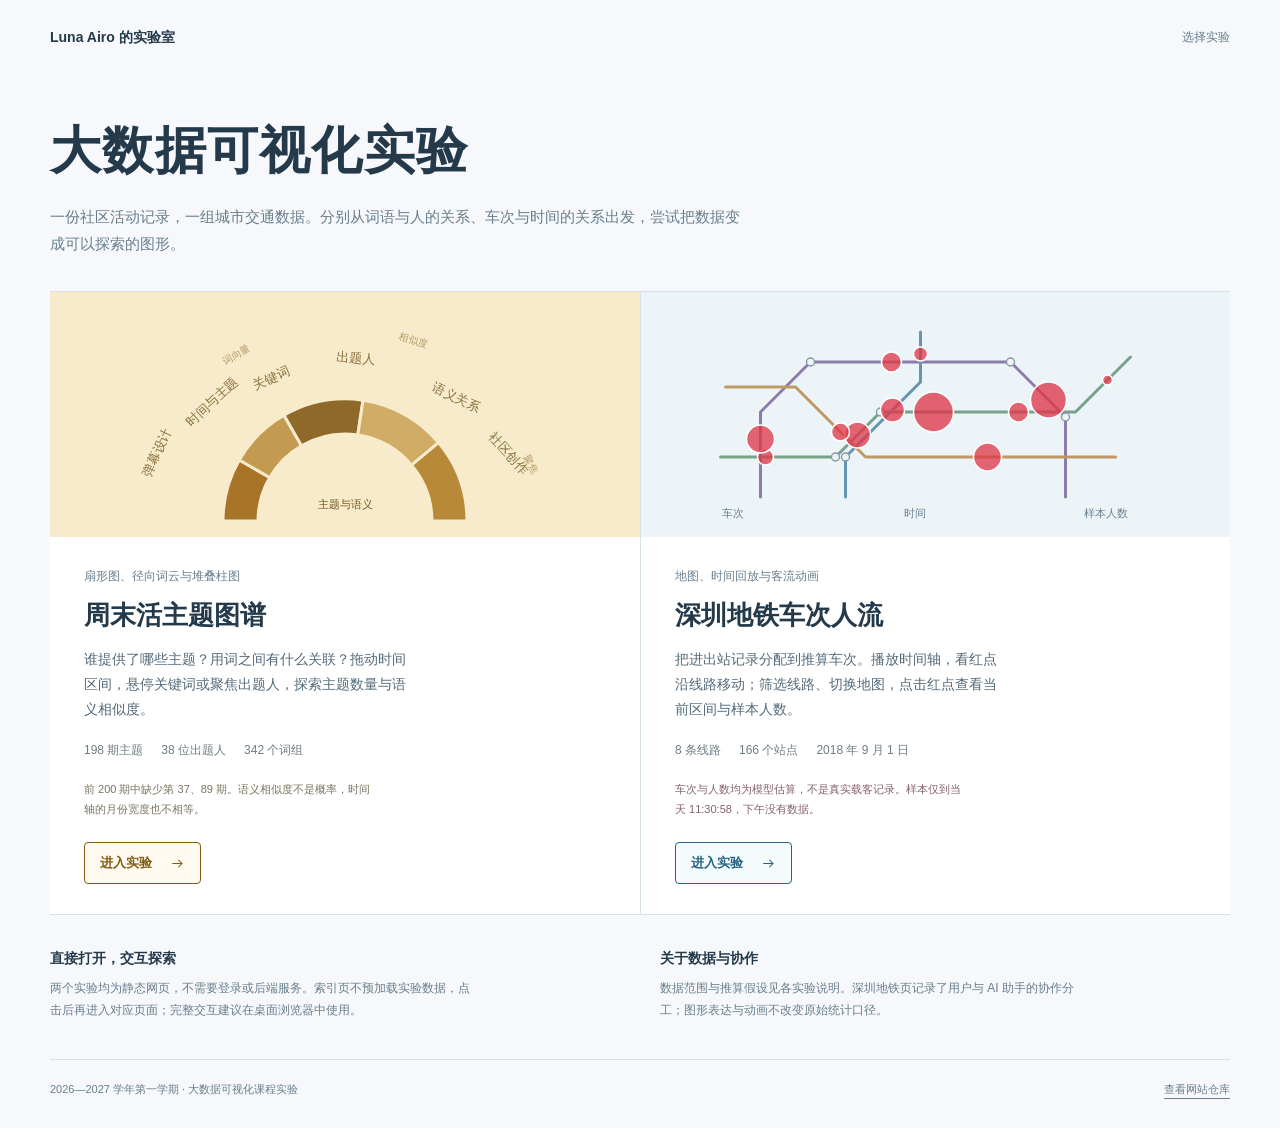
<file: index.html>
<!doctype html>
<html lang="zh-CN">
<head>
  <meta charset="utf-8">
  <meta name="viewport" content="width=device-width, initial-scale=1">
  <meta name="description" content="大数据可视化实验：周末活主题与语义关系、深圳地铁估算车次人流回放。">
  <title>大数据可视化实验</title>
  <style>
    :root{color-scheme:light;--ink:#243a4b;--muted:#687e8d;--paper:#f6f8fb;--gold:#ab7c25;--blue:#266482;--red:#df3648}
    *{box-sizing:border-box}body{margin:0;background:var(--paper);color:var(--ink);font:15px/1.8 "Microsoft YaHei UI","PingFang SC",sans-serif}a{color:inherit;text-underline-offset:5px}a:focus-visible{outline:3px solid #3986b1;outline-offset:6px;border-radius:2px}.shell{width:min(1180px,calc(100% - 64px));margin:auto}.top{display:flex;justify-content:space-between;align-items:center;padding:25px 0;color:var(--muted);font-size:12px}.top a{text-decoration:none}.top a:hover{text-decoration:underline}.site-name{font-weight:650;color:var(--ink);font-size:14px}.intro{padding:42px 0 34px}.intro h1{font-size:clamp(30px,4.6vw,51px);font-weight:600;line-height:1.35;letter-spacing:.025em;margin:0 0 17px}.intro p{margin:0;color:var(--muted);max-width:690px;font-size:15px}.experiments{display:grid;grid-template-columns:1fr 1fr;border-top:1px solid #d7e1e8;border-bottom:1px solid #d7e1e8;background:white}.experiment{min-width:0;display:flex;flex-direction:column}.experiment+.experiment{border-left:1px solid #d7e1e8}.preview{height:245px;overflow:hidden;margin:0;display:grid;place-items:center}.preview svg{width:100%;height:100%;display:block}.weekend .preview{background:#f7ebcb}.metro .preview{background:#edf4f8}.content{padding:29px 34px 30px;display:flex;flex-direction:column;flex:1}.medium{margin:0 0 8px;color:var(--muted);font-size:12px}.content h2{margin:0 0 12px;font-size:26px;font-weight:600;line-height:1.5}.content h2 a{text-decoration:none}.content h2 a:hover{text-decoration:underline}.description{margin:0 0 18px;max-width:43ch;color:#536a79;font-size:14px}.facts{display:flex;flex-wrap:wrap;gap:8px 18px;margin:0 0 18px;font-size:12px;color:#6e7d85}.facts span{white-space:nowrap}.notice{font-size:11px;line-height:1.8;color:#7b745f;margin:0 0 23px;max-width:47ch}.metro .notice{color:#86616b}.open{align-self:flex-start;display:inline-flex;align-items:center;gap:18px;text-decoration:none;border:1px solid currentColor;border-radius:4px;padding:8px 15px;font-size:13px;font-weight:600;margin-top:auto}.weekend .open{color:#825b15;background:#fffaf0}.metro .open{color:var(--blue);background:#f5fafc}.open:hover{background:#f0f3f6}.open svg{width:15px;height:15px}.use{display:grid;grid-template-columns:1fr 1fr;gap:40px;padding:31px 0 38px}.use h2{margin:0 0 7px;font-size:14px;font-weight:600}.use p{margin:0;color:var(--muted);font-size:12px;max-width:63ch}.footer{display:flex;justify-content:space-between;align-items:center;gap:18px;border-top:1px solid #d7e1e8;padding:20px 0 28px;font-size:11px;color:var(--muted)}.footer a{white-space:nowrap}.skip{position:absolute;left:16px;top:-100px;background:white;padding:8px 14px;z-index:10}.skip:focus{top:10px}
    @media(min-width:1500px){.intro{padding-top:60px}.preview{height:280px}}
    @media(max-width:760px){.shell{width:calc(100% - 32px)}.top{padding:19px 0;font-size:11px;gap:14px}.intro{padding:28px 0}.intro p{font-size:13px}.experiments{grid-template-columns:1fr}.experiment+.experiment{border-left:0;border-top:1px solid #d7e1e8}.preview{height:210px}.content{padding:25px}.content h2{font-size:23px}.description{max-width:none}.use{grid-template-columns:1fr;gap:23px;padding:27px 0}.footer{align-items:flex-start;font-size:10px}}
    @media(prefers-reduced-motion:reduce){*{scroll-behavior:auto}}
  </style>
</head>
<body>
  <a class="skip" href="#experiments">跳到实验</a>
  <div class="shell">
    <nav class="top" aria-label="站点导航"><span class="site-name">Luna Airo 的实验室</span><a href="#experiments">选择实验</a></nav>
    <header class="intro"><h1>大数据可视化实验</h1><p>一份社区活动记录，一组城市交通数据。分别从词语与人的关系、车次与时间的关系出发，尝试把数据变成可以探索的图形。</p></header>
    <main>
      <section class="experiments" id="experiments" aria-label="两个可视化实验">
        <article class="experiment weekend" aria-labelledby="weekend-title">
          <figure class="preview" aria-label="扇形图与径向词云的图形示意">
            <svg viewBox="0 0 560 245" aria-hidden="true" focusable="false">
              <g transform="translate(280 229)" stroke="#f7ebcb" stroke-width="3">
                <path d="M-122 0A122 122 0 0 1-105.7-61L-75.3-43.5A87 87 0 0 0-87 0Z" fill="#a77428"/>
                <path d="M-105.7-61A122 122 0 0 1-61-105.7L-43.5-75.3A87 87 0 0 0-75.3-43.5Z" fill="#c39a50"/>
                <path d="M-61-105.7A122 122 0 0 1 18-120.7L12.8-86.1A87 87 0 0 0-43.5-75.3Z" fill="#8f6929"/>
                <path d="M18-120.7A122 122 0 0 1 93.5-78.4L66.6-55.9A87 87 0 0 0 12.8-86.1Z" fill="#d1ac66"/>
                <path d="M93.5-78.4A122 122 0 0 1 122 0L87 0A87 87 0 0 0 66.6-55.9Z" fill="#b88938"/>
              </g>
              <g fill="#886f3b" font-family="Microsoft YaHei UI,sans-serif" font-size="13">
                <text x="85" y="186" transform="rotate(-65 85 186)">弹幕设计</text><text x="126" y="135" transform="rotate(-43 126 135)">时间与主题</text>
                <text x="190" y="98" transform="rotate(-24 190 98)">关键词</text><text x="271" y="69" transform="rotate(4 271 69)">出题人</text>
                <text x="366" y="98" transform="rotate(26 366 98)">语义关系</text><text x="423" y="145" transform="rotate(48 423 145)">社区创作</text>
              </g>
              <g fill="#b49a63" font-family="Microsoft YaHei UI,sans-serif" font-size="10"><text x="160" y="73" transform="rotate(-30 160 73)">词向量</text><text x="333" y="47" transform="rotate(17 333 47)">相似度</text><text x="458" y="165" transform="rotate(62 458 165)">聚焦</text></g>
              <text x="280" y="216" text-anchor="middle" fill="#735623" font-family="Microsoft YaHei UI,sans-serif" font-size="11">主题与语义</text>
            </svg>
          </figure>
          <div class="content">
            <p class="medium">扇形图、径向词云与堆叠柱图</p>
            <h2 id="weekend-title"><a href="./experiment/weekend_visualization/index.html">周末活主题图谱</a></h2>
            <p class="description">谁提供了哪些主题？用词之间有什么关联？拖动时间区间，悬停关键词或聚焦出题人，探索主题数量与语义相似度。</p>
            <p class="facts"><span>198 期主题</span><span>38 位出题人</span><span>342 个词组</span></p>
            <p class="notice">前 200 期中缺少第 37、89 期。语义相似度不是概率，时间轴的月份宽度也不相等。</p>
            <a class="open" href="./experiment/weekend_visualization/index.html" aria-label="进入周末活主题图谱">进入实验<svg viewBox="0 0 20 20" fill="none" stroke="currentColor" stroke-width="1.4" aria-hidden="true"><path d="M3 10h13m-5-5 5 5-5 5"/></svg></a>
          </div>
        </article>
        <article class="experiment metro" aria-labelledby="metro-title">
          <figure class="preview" aria-label="地铁线路与大小不同的人流红点的图形示意">
            <svg viewBox="0 0 560 245" fill="none" aria-hidden="true" focusable="false">
              <g stroke-width="3" stroke-linecap="round" stroke-linejoin="round"><path d="M65 165H180L225 120H420L475 65" stroke="#79a28b"/><path d="M105 205V120L155 70H355L410 125V205" stroke="#8b7ca9"/><path d="M190 205V165L265 90V40" stroke="#6795b0"/><path d="M70 95H140L210 165H460" stroke="#bf9a64"/></g>
              <g fill="#edf4f8" stroke="#8599a7" stroke-width="1.4"><circle cx="180" cy="165" r="4"/><circle cx="225" cy="120" r="4"/><circle cx="410" cy="125" r="4"/><circle cx="190" cy="165" r="4"/><circle cx="155" cy="70" r="4"/><circle cx="355" cy="70" r="4"/></g>
              <g fill="#df3648" fill-opacity=".77" stroke="#fff" stroke-width="1.5"><circle cx="110" cy="165" r="8"/><circle cx="202" cy="143" r="13"/><circle cx="278" cy="120" r="20"/><circle cx="363" cy="120" r="10"/><circle cx="452" cy="88" r="5"/><circle cx="105" cy="147" r="14"/><circle cx="236" cy="70" r="10"/><circle cx="393" cy="108" r="18"/><circle cx="265" cy="62" r="7"/><circle cx="237" cy="118" r="12"/><circle cx="185" cy="140" r="9"/><circle cx="332" cy="165" r="14"/></g>
              <g fill="#697f8e" stroke="none" font-family="Microsoft YaHei UI,sans-serif" font-size="11"><text x="66" y="225">车次</text><text x="248" y="225">时间</text><text x="428" y="225">样本人数</text></g>
            </svg>
          </figure>
          <div class="content">
            <p class="medium">地图、时间回放与客流动画</p>
            <h2 id="metro-title"><a href="./experiment/shenzhen_metro_visualization/index.html">深圳地铁车次人流</a></h2>
            <p class="description">把进出站记录分配到推算车次。播放时间轴，看红点沿线路移动；筛选线路、切换地图，点击红点查看当前区间与样本人数。</p>
            <p class="facts"><span>8 条线路</span><span>166 个站点</span><span>2018 年 9 月 1 日</span></p>
            <p class="notice">车次与人数均为模型估算，不是真实载客记录。样本仅到当天 11:30:58，下午没有数据。</p>
            <a class="open" href="./experiment/shenzhen_metro_visualization/index.html" aria-label="进入深圳地铁车次人流">进入实验<svg viewBox="0 0 20 20" fill="none" stroke="currentColor" stroke-width="1.4" aria-hidden="true"><path d="M3 10h13m-5-5 5 5-5 5"/></svg></a>
          </div>
        </article>
      </section>
      <section class="use" aria-label="浏览说明">
        <div><h2>直接打开，交互探索</h2><p>两个实验均为静态网页，不需要登录或后端服务。索引页不预加载实验数据，点击后再进入对应页面；完整交互建议在桌面浏览器中使用。</p></div>
        <div><h2>关于数据与协作</h2><p>数据范围与推算假设见各实验说明。深圳地铁页记录了用户与 AI 助手的协作分工；图形表达与动画不改变原始统计口径。</p></div>
      </section>
    </main>
    <footer class="footer"><span>2026—2027 学年第一学期 · 大数据可视化课程实验</span><a href="https://github.com/lunaairo271-jpg/lunaairo271-jpg.github.io" target="_blank" rel="noopener noreferrer">查看网站仓库</a></footer>
  </div>
</body>
</html>
</file>
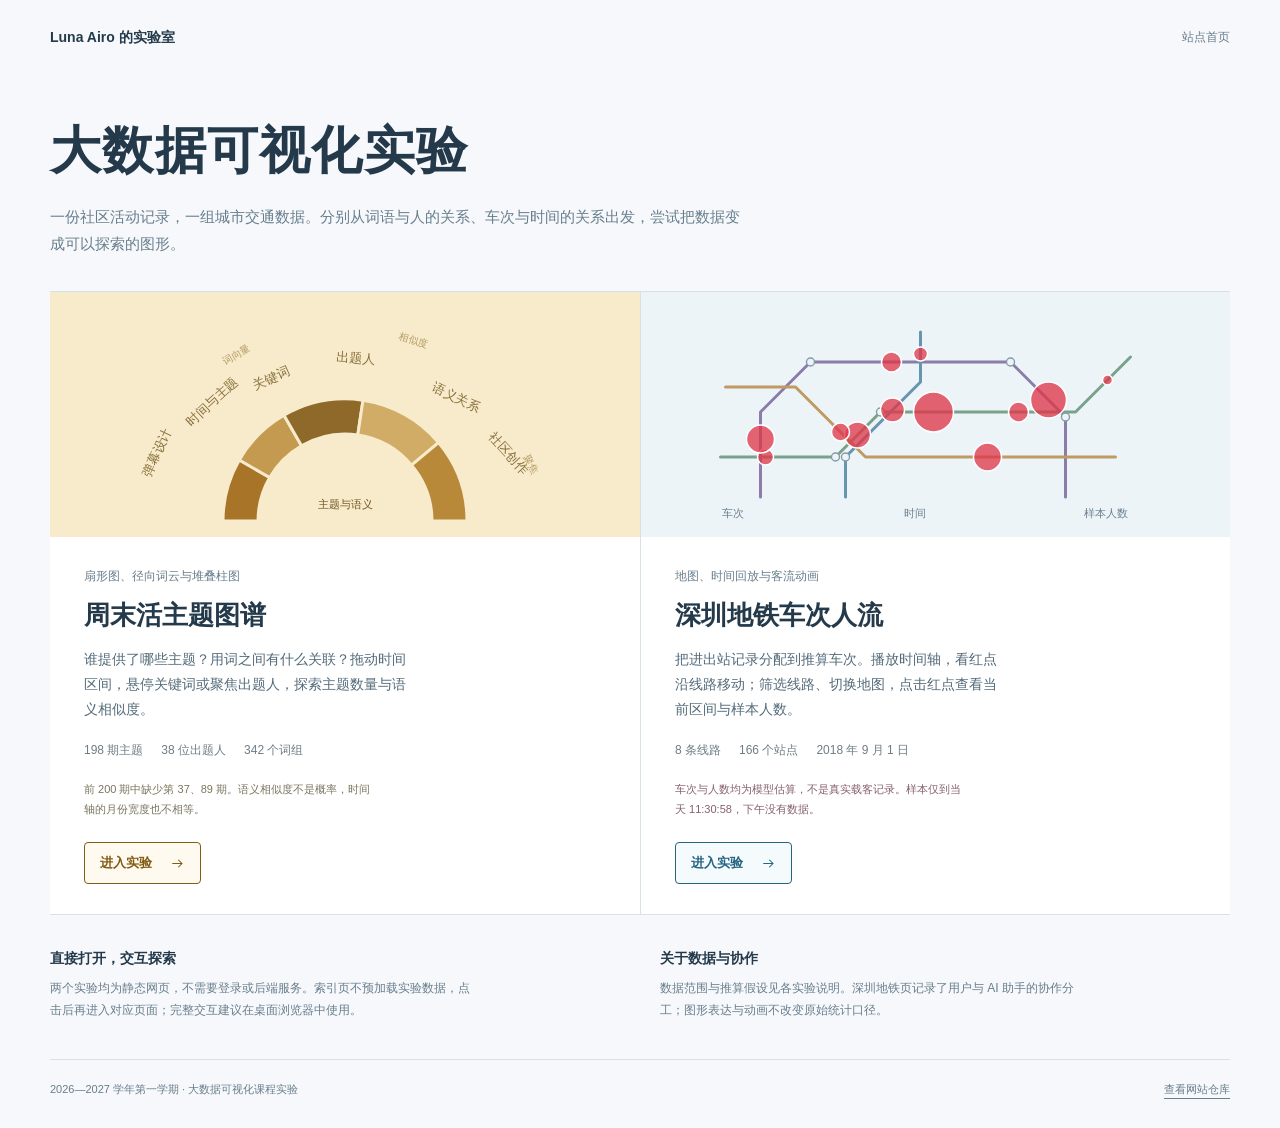
<file: experiment/index.html>
<!doctype html>
<html lang="zh-CN">
<head>
  <meta charset="utf-8">
  <meta name="viewport" content="width=device-width, initial-scale=1">
  <meta name="description" content="大数据可视化实验：周末活主题与语义关系、深圳地铁估算车次人流回放。">
  <title>大数据可视化实验</title>
  <style>
    :root{color-scheme:light;--ink:#243a4b;--muted:#687e8d;--paper:#f6f8fb;--gold:#ab7c25;--blue:#266482;--red:#df3648}
    *{box-sizing:border-box}body{margin:0;background:var(--paper);color:var(--ink);font:15px/1.8 "Microsoft YaHei UI","PingFang SC",sans-serif}a{color:inherit;text-underline-offset:5px}a:focus-visible{outline:3px solid #3986b1;outline-offset:6px;border-radius:2px}.shell{width:min(1180px,calc(100% - 64px));margin:auto}.top{display:flex;justify-content:space-between;align-items:center;padding:25px 0;color:var(--muted);font-size:12px}.top a{text-decoration:none}.top a:hover{text-decoration:underline}.site-name{font-weight:650;color:var(--ink);font-size:14px}.intro{padding:42px 0 34px}.intro h1{font-size:clamp(30px,4.6vw,51px);font-weight:600;line-height:1.35;letter-spacing:.025em;margin:0 0 17px}.intro p{margin:0;color:var(--muted);max-width:690px;font-size:15px}.experiments{display:grid;grid-template-columns:1fr 1fr;border-top:1px solid #d7e1e8;border-bottom:1px solid #d7e1e8;background:white}.experiment{min-width:0;display:flex;flex-direction:column}.experiment+.experiment{border-left:1px solid #d7e1e8}.preview{height:245px;overflow:hidden;margin:0;display:grid;place-items:center}.preview svg{width:100%;height:100%;display:block}.weekend .preview{background:#f7ebcb}.metro .preview{background:#edf4f8}.content{padding:29px 34px 30px;display:flex;flex-direction:column;flex:1}.medium{margin:0 0 8px;color:var(--muted);font-size:12px}.content h2{margin:0 0 12px;font-size:26px;font-weight:600;line-height:1.5}.content h2 a{text-decoration:none}.content h2 a:hover{text-decoration:underline}.description{margin:0 0 18px;max-width:43ch;color:#536a79;font-size:14px}.facts{display:flex;flex-wrap:wrap;gap:8px 18px;margin:0 0 18px;font-size:12px;color:#6e7d85}.facts span{white-space:nowrap}.notice{font-size:11px;line-height:1.8;color:#7b745f;margin:0 0 23px;max-width:47ch}.metro .notice{color:#86616b}.open{align-self:flex-start;display:inline-flex;align-items:center;gap:18px;text-decoration:none;border:1px solid currentColor;border-radius:4px;padding:8px 15px;font-size:13px;font-weight:600;margin-top:auto}.weekend .open{color:#825b15;background:#fffaf0}.metro .open{color:var(--blue);background:#f5fafc}.open:hover{background:#f0f3f6}.open svg{width:15px;height:15px}.use{display:grid;grid-template-columns:1fr 1fr;gap:40px;padding:31px 0 38px}.use h2{margin:0 0 7px;font-size:14px;font-weight:600}.use p{margin:0;color:var(--muted);font-size:12px;max-width:63ch}.footer{display:flex;justify-content:space-between;align-items:center;gap:18px;border-top:1px solid #d7e1e8;padding:20px 0 28px;font-size:11px;color:var(--muted)}.footer a{white-space:nowrap}.skip{position:absolute;left:16px;top:-100px;background:white;padding:8px 14px;z-index:10}.skip:focus{top:10px}
    @media(min-width:1500px){.intro{padding-top:60px}.preview{height:280px}}
    @media(max-width:760px){.shell{width:calc(100% - 32px)}.top{padding:19px 0;font-size:11px;gap:14px}.intro{padding:28px 0}.intro p{font-size:13px}.experiments{grid-template-columns:1fr}.experiment+.experiment{border-left:0;border-top:1px solid #d7e1e8}.preview{height:210px}.content{padding:25px}.content h2{font-size:23px}.description{max-width:none}.use{grid-template-columns:1fr;gap:23px;padding:27px 0}.footer{align-items:flex-start;font-size:10px}}
    @media(prefers-reduced-motion:reduce){*{scroll-behavior:auto}}
  </style>
</head>
<body>
  <a class="skip" href="#experiments">跳到实验</a>
  <div class="shell">
    <nav class="top" aria-label="站点导航"><span class="site-name">Luna Airo 的实验室</span><a href="https://lunaairo271-jpg.github.io/">站点首页</a></nav>
    <header class="intro"><h1>大数据可视化实验</h1><p>一份社区活动记录，一组城市交通数据。分别从词语与人的关系、车次与时间的关系出发，尝试把数据变成可以探索的图形。</p></header>
    <main>
      <section class="experiments" id="experiments" aria-label="两个可视化实验">
        <article class="experiment weekend" aria-labelledby="weekend-title">
          <figure class="preview" aria-label="扇形图与径向词云的图形示意">
            <svg viewBox="0 0 560 245" aria-hidden="true" focusable="false">
              <g transform="translate(280 229)" stroke="#f7ebcb" stroke-width="3">
                <path d="M-122 0A122 122 0 0 1-105.7-61L-75.3-43.5A87 87 0 0 0-87 0Z" fill="#a77428"/>
                <path d="M-105.7-61A122 122 0 0 1-61-105.7L-43.5-75.3A87 87 0 0 0-75.3-43.5Z" fill="#c39a50"/>
                <path d="M-61-105.7A122 122 0 0 1 18-120.7L12.8-86.1A87 87 0 0 0-43.5-75.3Z" fill="#8f6929"/>
                <path d="M18-120.7A122 122 0 0 1 93.5-78.4L66.6-55.9A87 87 0 0 0 12.8-86.1Z" fill="#d1ac66"/>
                <path d="M93.5-78.4A122 122 0 0 1 122 0L87 0A87 87 0 0 0 66.6-55.9Z" fill="#b88938"/>
              </g>
              <g fill="#886f3b" font-family="Microsoft YaHei UI,sans-serif" font-size="13">
                <text x="85" y="186" transform="rotate(-65 85 186)">弹幕设计</text><text x="126" y="135" transform="rotate(-43 126 135)">时间与主题</text>
                <text x="190" y="98" transform="rotate(-24 190 98)">关键词</text><text x="271" y="69" transform="rotate(4 271 69)">出题人</text>
                <text x="366" y="98" transform="rotate(26 366 98)">语义关系</text><text x="423" y="145" transform="rotate(48 423 145)">社区创作</text>
              </g>
              <g fill="#b49a63" font-family="Microsoft YaHei UI,sans-serif" font-size="10"><text x="160" y="73" transform="rotate(-30 160 73)">词向量</text><text x="333" y="47" transform="rotate(17 333 47)">相似度</text><text x="458" y="165" transform="rotate(62 458 165)">聚焦</text></g>
              <text x="280" y="216" text-anchor="middle" fill="#735623" font-family="Microsoft YaHei UI,sans-serif" font-size="11">主题与语义</text>
            </svg>
          </figure>
          <div class="content">
            <p class="medium">扇形图、径向词云与堆叠柱图</p>
            <h2 id="weekend-title"><a href="./weekend_visualization/index.html">周末活主题图谱</a></h2>
            <p class="description">谁提供了哪些主题？用词之间有什么关联？拖动时间区间，悬停关键词或聚焦出题人，探索主题数量与语义相似度。</p>
            <p class="facts"><span>198 期主题</span><span>38 位出题人</span><span>342 个词组</span></p>
            <p class="notice">前 200 期中缺少第 37、89 期。语义相似度不是概率，时间轴的月份宽度也不相等。</p>
            <a class="open" href="./weekend_visualization/index.html" aria-label="进入周末活主题图谱">进入实验<svg viewBox="0 0 20 20" fill="none" stroke="currentColor" stroke-width="1.4" aria-hidden="true"><path d="M3 10h13m-5-5 5 5-5 5"/></svg></a>
          </div>
        </article>
        <article class="experiment metro" aria-labelledby="metro-title">
          <figure class="preview" aria-label="地铁线路与大小不同的人流红点的图形示意">
            <svg viewBox="0 0 560 245" fill="none" aria-hidden="true" focusable="false">
              <g stroke-width="3" stroke-linecap="round" stroke-linejoin="round"><path d="M65 165H180L225 120H420L475 65" stroke="#79a28b"/><path d="M105 205V120L155 70H355L410 125V205" stroke="#8b7ca9"/><path d="M190 205V165L265 90V40" stroke="#6795b0"/><path d="M70 95H140L210 165H460" stroke="#bf9a64"/></g>
              <g fill="#edf4f8" stroke="#8599a7" stroke-width="1.4"><circle cx="180" cy="165" r="4"/><circle cx="225" cy="120" r="4"/><circle cx="410" cy="125" r="4"/><circle cx="190" cy="165" r="4"/><circle cx="155" cy="70" r="4"/><circle cx="355" cy="70" r="4"/></g>
              <g fill="#df3648" fill-opacity=".77" stroke="#fff" stroke-width="1.5"><circle cx="110" cy="165" r="8"/><circle cx="202" cy="143" r="13"/><circle cx="278" cy="120" r="20"/><circle cx="363" cy="120" r="10"/><circle cx="452" cy="88" r="5"/><circle cx="105" cy="147" r="14"/><circle cx="236" cy="70" r="10"/><circle cx="393" cy="108" r="18"/><circle cx="265" cy="62" r="7"/><circle cx="237" cy="118" r="12"/><circle cx="185" cy="140" r="9"/><circle cx="332" cy="165" r="14"/></g>
              <g fill="#697f8e" stroke="none" font-family="Microsoft YaHei UI,sans-serif" font-size="11"><text x="66" y="225">车次</text><text x="248" y="225">时间</text><text x="428" y="225">样本人数</text></g>
            </svg>
          </figure>
          <div class="content">
            <p class="medium">地图、时间回放与客流动画</p>
            <h2 id="metro-title"><a href="./shenzhen_metro_visualization/index.html">深圳地铁车次人流</a></h2>
            <p class="description">把进出站记录分配到推算车次。播放时间轴，看红点沿线路移动；筛选线路、切换地图，点击红点查看当前区间与样本人数。</p>
            <p class="facts"><span>8 条线路</span><span>166 个站点</span><span>2018 年 9 月 1 日</span></p>
            <p class="notice">车次与人数均为模型估算，不是真实载客记录。样本仅到当天 11:30:58，下午没有数据。</p>
            <a class="open" href="./shenzhen_metro_visualization/index.html" aria-label="进入深圳地铁车次人流">进入实验<svg viewBox="0 0 20 20" fill="none" stroke="currentColor" stroke-width="1.4" aria-hidden="true"><path d="M3 10h13m-5-5 5 5-5 5"/></svg></a>
          </div>
        </article>
      </section>
      <section class="use" aria-label="浏览说明">
        <div><h2>直接打开，交互探索</h2><p>两个实验均为静态网页，不需要登录或后端服务。索引页不预加载实验数据，点击后再进入对应页面；完整交互建议在桌面浏览器中使用。</p></div>
        <div><h2>关于数据与协作</h2><p>数据范围与推算假设见各实验说明。深圳地铁页记录了用户与 AI 助手的协作分工；图形表达与动画不改变原始统计口径。</p></div>
      </section>
    </main>
    <footer class="footer"><span>2026—2027 学年第一学期 · 大数据可视化课程实验</span><a href="https://github.com/lunaairo271-jpg/lunaairo271-jpg.github.io" target="_blank" rel="noopener noreferrer">查看网站仓库</a></footer>
  </div>
</body>
</html>
</file>
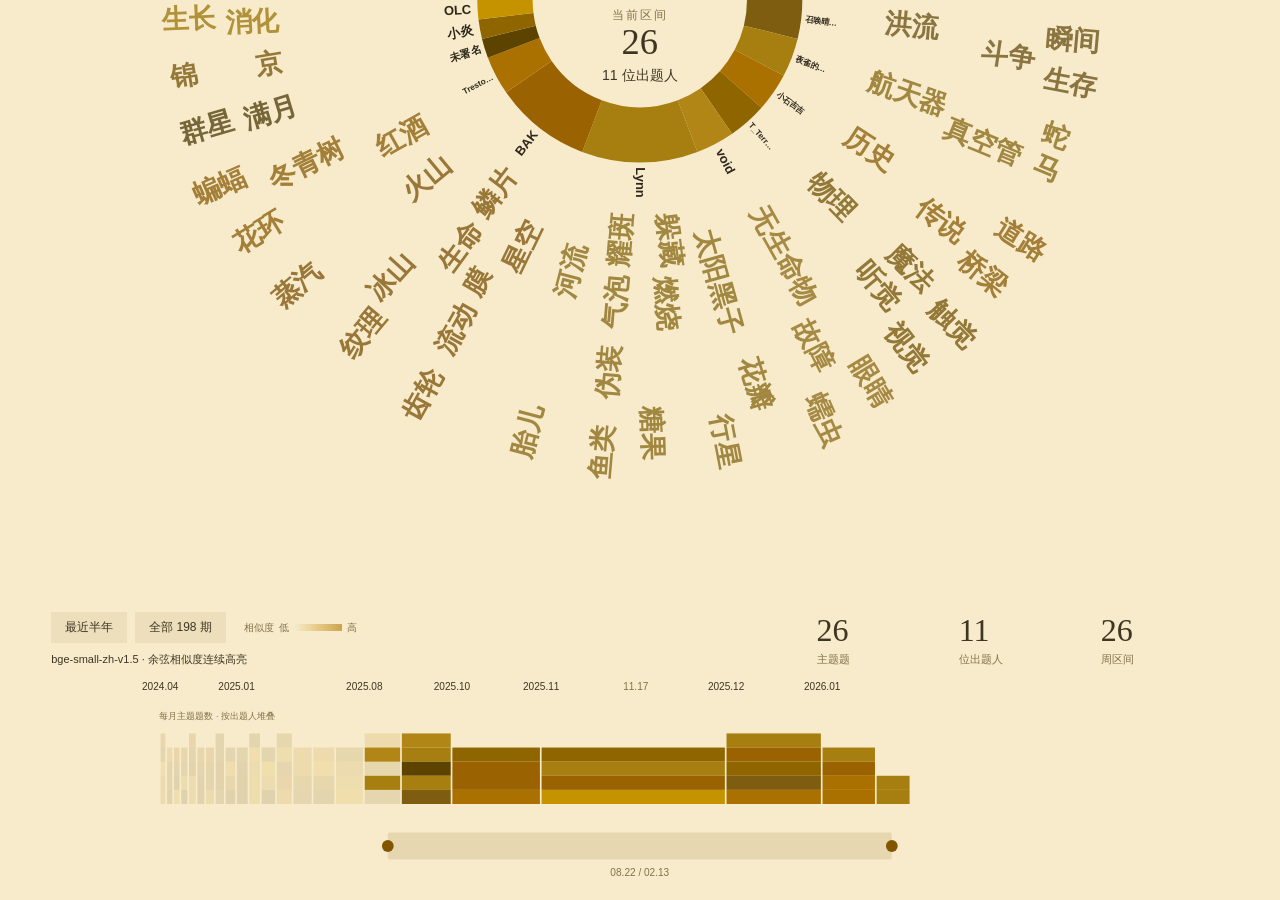
<file: experiment/weekend_visualization/index.html>
<!doctype html>
<html lang="zh-CN">
<head>
  <meta charset="utf-8">
  <meta name="viewport" content="width=device-width, initial-scale=1">
  <title>周末活主题切片</title>
  <link rel="stylesheet" href="styles.css">
</head>
<body>
  <div class="page">
    <header class="masthead">
      <div>
        <nav class="presets" aria-label="预设时间区间">
          <button id="recent" type="button">最近半年</button>
          <button id="all" type="button">全部 198 期</button>
          <span class="similarity-key" title="点击作者锁定比较对象；姓名圈从内缘的相似度颜色单向淡至外缘的米黄色，内部扇区保持实色；使用 smoothstep(0.30, 0.80) 映射">
            相似度 <span>低</span><i aria-hidden="true"></i><span>高</span>
          </span>
        </nav>
        <p id="semantic-status" role="status">正在检查词向量…</p>
      </div>
      <aside class="summary" aria-label="当前区间摘要">
        <div><strong id="stat-themes">0</strong><span>主题题</span></div>
        <div><strong id="stat-setters">0</strong><span>位出题人</span></div>
        <div><strong id="stat-weeks">0</strong><span>周区间</span></div>
      </aside>
    </header>

    <main class="chart-shell" aria-label="出题人与主题关键词关系图">
      <svg id="chart" viewBox="0 0 1000 500" preserveAspectRatio="xMidYMin meet" role="group" aria-labelledby="chart-title chart-desc">
        <title id="chart-title">周末活主题出题人与关键词放射图</title>
        <desc id="chart-desc">半圆图贴页面上缘，数量最多的出题人居中，其余平衡分布两侧。背景关键词按对应角度展开。</desc>
      </svg>
      <details id="overflow" hidden>
        <summary>查看未能在图中排下的关键词</summary>
        <p id="overflow-words"></p>
      </details>
      <div class="tooltip" id="tooltip" role="status"></div>
    </main>

    <section class="time-panel" aria-label="时间区间选择">
      <!-- <div>
        <span class="range-title">筛选区间</span>
        <output id="range-label">正在载入</output>
        <p class="range-hint">日历刻度随窗口平滑移动，中心展开、远处压缩。慢滚细调、快滚加速；到达右端后改为调整起点。</p>
      </div> -->
      <svg id="timeline" viewBox="0 0 1200 250" role="group" aria-label="时间轴、按出题人堆叠的每月主题题柱状图与居中区间"></svg>
    </section>
  </div>

  <script defer src="vendor/d3.v7.min.js"></script>
  <script defer src="themes.js"></script>
  <script defer src="embeddings.js"></script>
  <script defer src="interaction.js"></script>
  <script defer src="app.js"></script>
</body>
</html>
</file>
<file: experiment/weekend_visualization/styles.css>
:root {
  --paper: #f7ebcb;
  --ink: #3e3522;
  --emphasis: #2f271b;
  --muted: #837249;
  --accent: #ab7c25;
  --light: #fff9ea;
  --similarity-low: #f7ebcb;
  --similarity-mid: #e7c984;
  --similarity-high: #cba34f;
}
* { box-sizing: border-box; border: 0; }
html { color-scheme: light; height: 100%; }
body {
  margin: 0;
  height: 100svh;
  overflow: hidden;
  color: var(--ink);
  background: var(--paper);
  font-family: "Microsoft YaHei", "Noto Sans SC", sans-serif;
}
button { font: inherit; }
svg text { font-family: "Microsoft YaHei", "Noto Sans SC", sans-serif; }
svg * { stroke: none; }
.page {
  width: min(1500px, 100%);
  height: 100svh;
  min-height: 0;
  margin: auto;
  padding: 0 clamp(18px, 4vw, 64px) 12px;
  display: grid;
  grid-template-rows: minmax(0, 1fr) auto clamp(150px, 25svh, 210px);
  grid-template-areas: "chart" "header" "time";
  gap: clamp(6px, 1svh, 12px);
}
.masthead {
  grid-area: header;
  display: grid;
  grid-template-columns: minmax(0, 1fr) minmax(260px, .55fr);
  align-items: center;
  gap: 16px;
  min-height: 0;
}
.masthead > div { min-width: 0; }
.presets { display: flex; gap: 8px; }
.similarity-key { display: inline-flex; align-items: center; gap: 5px; margin-left: 10px; color: var(--muted); font-size: 10px; white-space: nowrap; }
.similarity-key i { display: inline-block; width: 48px; height: 7px; background: linear-gradient(90deg, var(--similarity-low), var(--similarity-mid), var(--similarity-high)); }
.presets button {
  padding: 7px 14px;
  background: rgba(110, 75, 0, .08);
  color: var(--ink);
  font-size: 12px;
  cursor: pointer;
}
.presets button:hover, .presets button:focus-visible {
  background: rgba(110, 75, 0, .18);
  outline: none;
}
.summary {
  display: grid;
  grid-template-columns: repeat(3, 1fr);
  gap: 14px;
  padding: 0;
}
.summary strong { display: block; font: 500 clamp(20px, 2.5vw, 32px)/1 Georgia, serif; }
.summary span { display: block; margin-top: 6px; color: var(--muted); font-size: 11px; }
#semantic-status { max-width: 68ch; margin: 7px 0 0; color: var(--muted); font-size: 11px; line-height: 1.7; white-space: nowrap; overflow: hidden; text-overflow: ellipsis; }
#semantic-status.ready { color: var(--ink); }
.chart-shell { grid-area: chart; position: relative; height: 100%; min-height: 0; isolation: isolate; overflow: hidden; }
#chart {
  width: 100%;
  height: 100%;
  display: block;
  overflow: hidden;
}
#chart text { user-select: none; }
#chart[aria-busy="true"] { pointer-events: none; }
.sector { cursor: pointer; outline: none; }
.similarity-band { pointer-events: none; }
.sector.dim { opacity: .18; }
.sector-label { cursor: pointer; font-weight: 700; fill: var(--emphasis); }
.cloud-word { font-weight: 600; pointer-events: none; }
.word-node { cursor: pointer; outline: none; }
.word-hit { fill: transparent; pointer-events: all; }
.word-node:focus-visible .cloud-word { filter: brightness(.55); }
.guide { fill: transparent; pointer-events: none; }
.guide.active { fill: rgba(132, 86, 0, .055); }
.center-kicker { fill: var(--muted); font-size: 10px; letter-spacing: .16em; }
.center-value { fill: var(--ink); font: 500 31px Georgia, serif; }
.center-name { fill: var(--ink); font-size: 12px; }
.tooltip {
  position: fixed;
  z-index: 20;
  width: min(320px, calc(100vw - 30px));
  padding: 12px 14px;
  color: var(--ink);
  background: var(--light);
  pointer-events: none;
  opacity: 0;
  transform: translate(12px, 12px);
  transition: opacity .12s ease;
  font-size: 12px;
  line-height: 1.7;
}
.tooltip.show { opacity: 1; }
.tooltip b { color: #6b4600; }
.tooltip small { color: var(--muted); }
#overflow { margin: 0 auto; max-width: 80ch; color: var(--muted); font-size: 12px; }
#overflow[hidden] { display: none; }
#overflow p { line-height: 1.8; }
.time-panel {
  grid-area: time;
  display: block;
  position: relative;
  isolation: isolate;
  height: 100%;
  min-height: 0;
  padding-top: 0;
  margin-top: 0;
  overflow: hidden;
}
#timeline { display: block; width: 100%; height: 100%; min-height: 0; touch-action: none; overflow: hidden; }
#timeline .domain, #timeline .track { display: none; }
#timeline .tick text { fill: var(--muted); font-size: 12px; }
#timeline .calendar-major text { fill: var(--ink); }
#timeline .calendar-axis { pointer-events: none; }
.selection { cursor: grab; outline: none; }
.selection:active { cursor: grabbing; }
.selection-zone { fill: rgba(115, 78, 0, .13); }
.selection:focus-visible .selection-zone { fill: rgba(115, 78, 0, .24); }
.selection-label { fill: var(--muted); font-size: 12px; }
.handle { fill: #825600; cursor: ew-resize; outline: none; }
.handle:focus-visible { fill: #2d2100; }
.timeline-bar { cursor: pointer; outline: none; }
.timeline-bar.hist-dim { opacity: .12; }
.timeline-bar:focus-visible { filter: brightness(.65); }
.histogram-caption { fill: var(--muted); font-size: 11px; pointer-events: none; }
.empty { fill: var(--muted); font-size: 15px; }
@media (max-width: 760px) {
  .page { padding: 0 12px 8px; gap: 6px; }
  .masthead { grid-template-columns: minmax(0, 1fr) 130px; gap: 10px; }
  .summary { max-width: 520px; }
  .presets { gap: 5px; }
  .similarity-key { display: none; }
  .presets button { padding: 5px 7px; font-size: 10px; }
  .summary { gap: 8px; }
  .summary span { font-size: 9px; }
  #chart { height: 100%; }
}
@media (prefers-reduced-motion: reduce) {
  * { scroll-behavior: auto !important; transition: none !important; }
}
</file>
